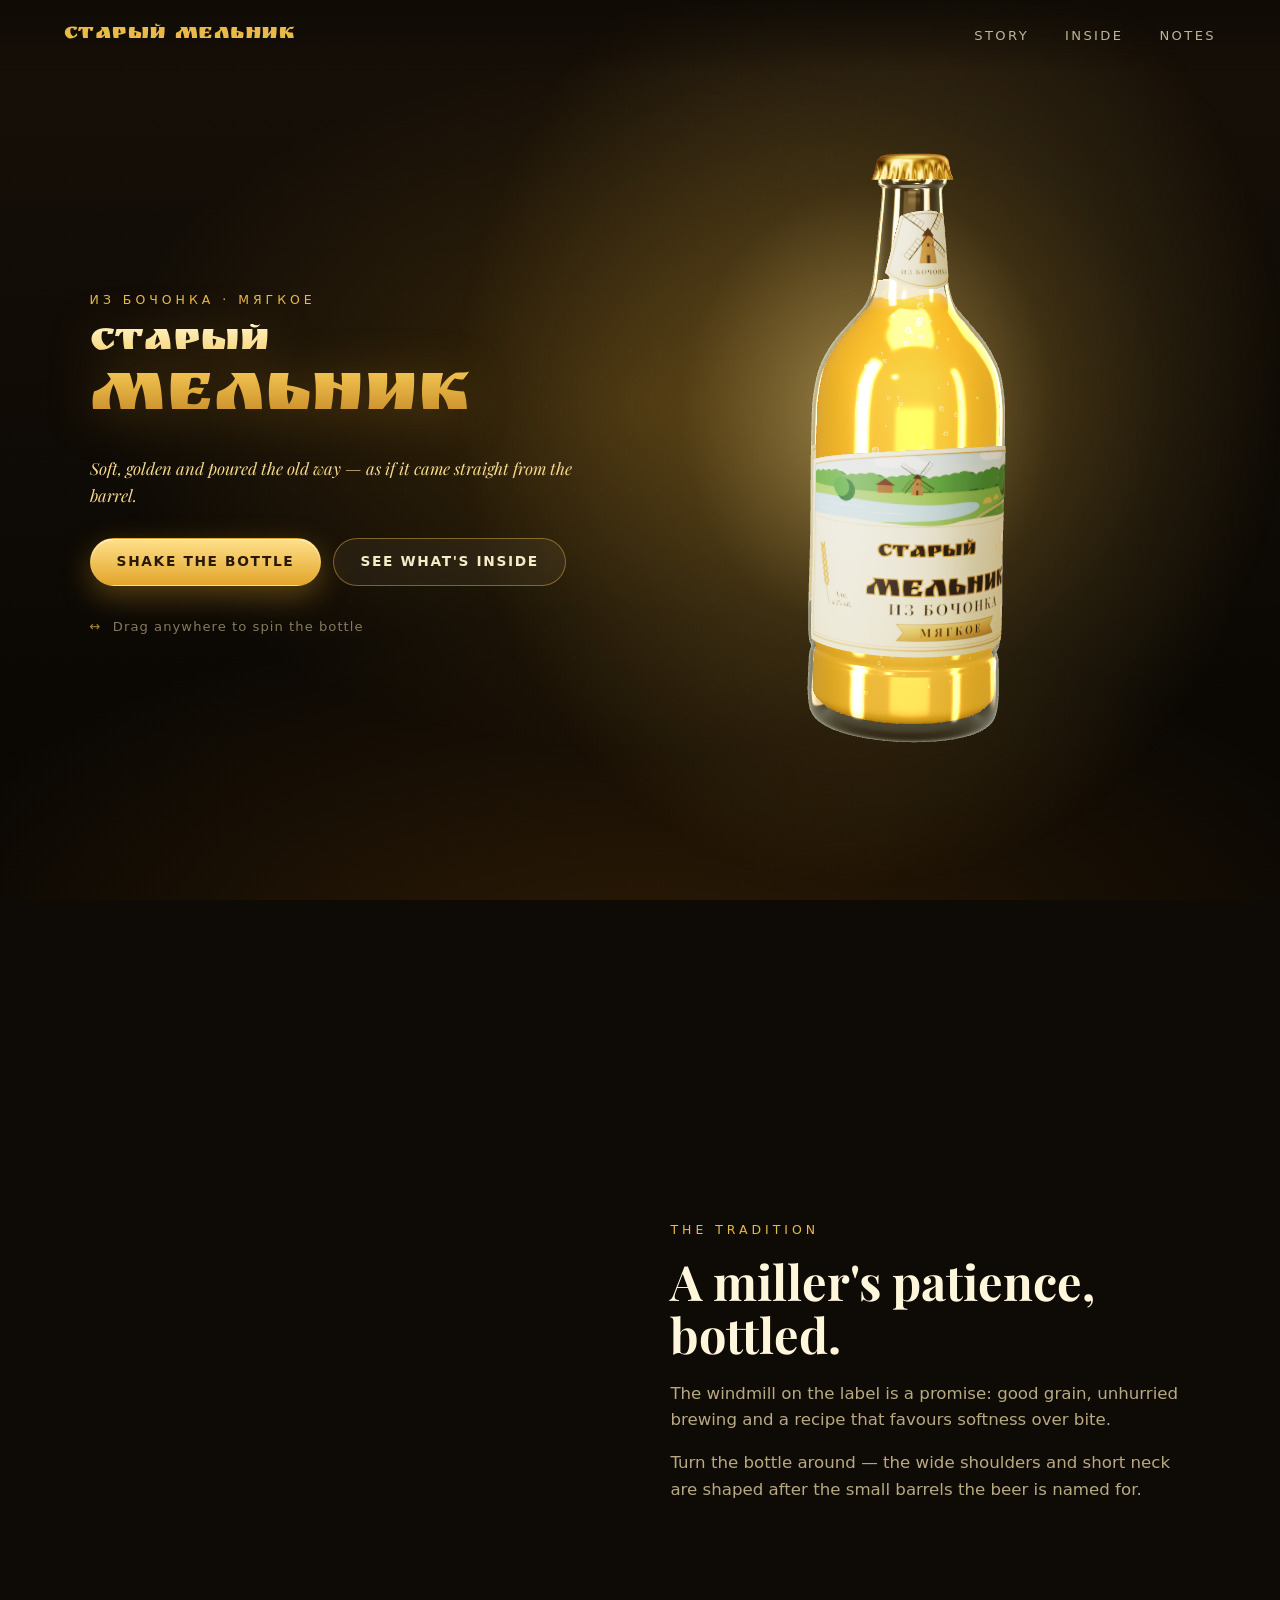
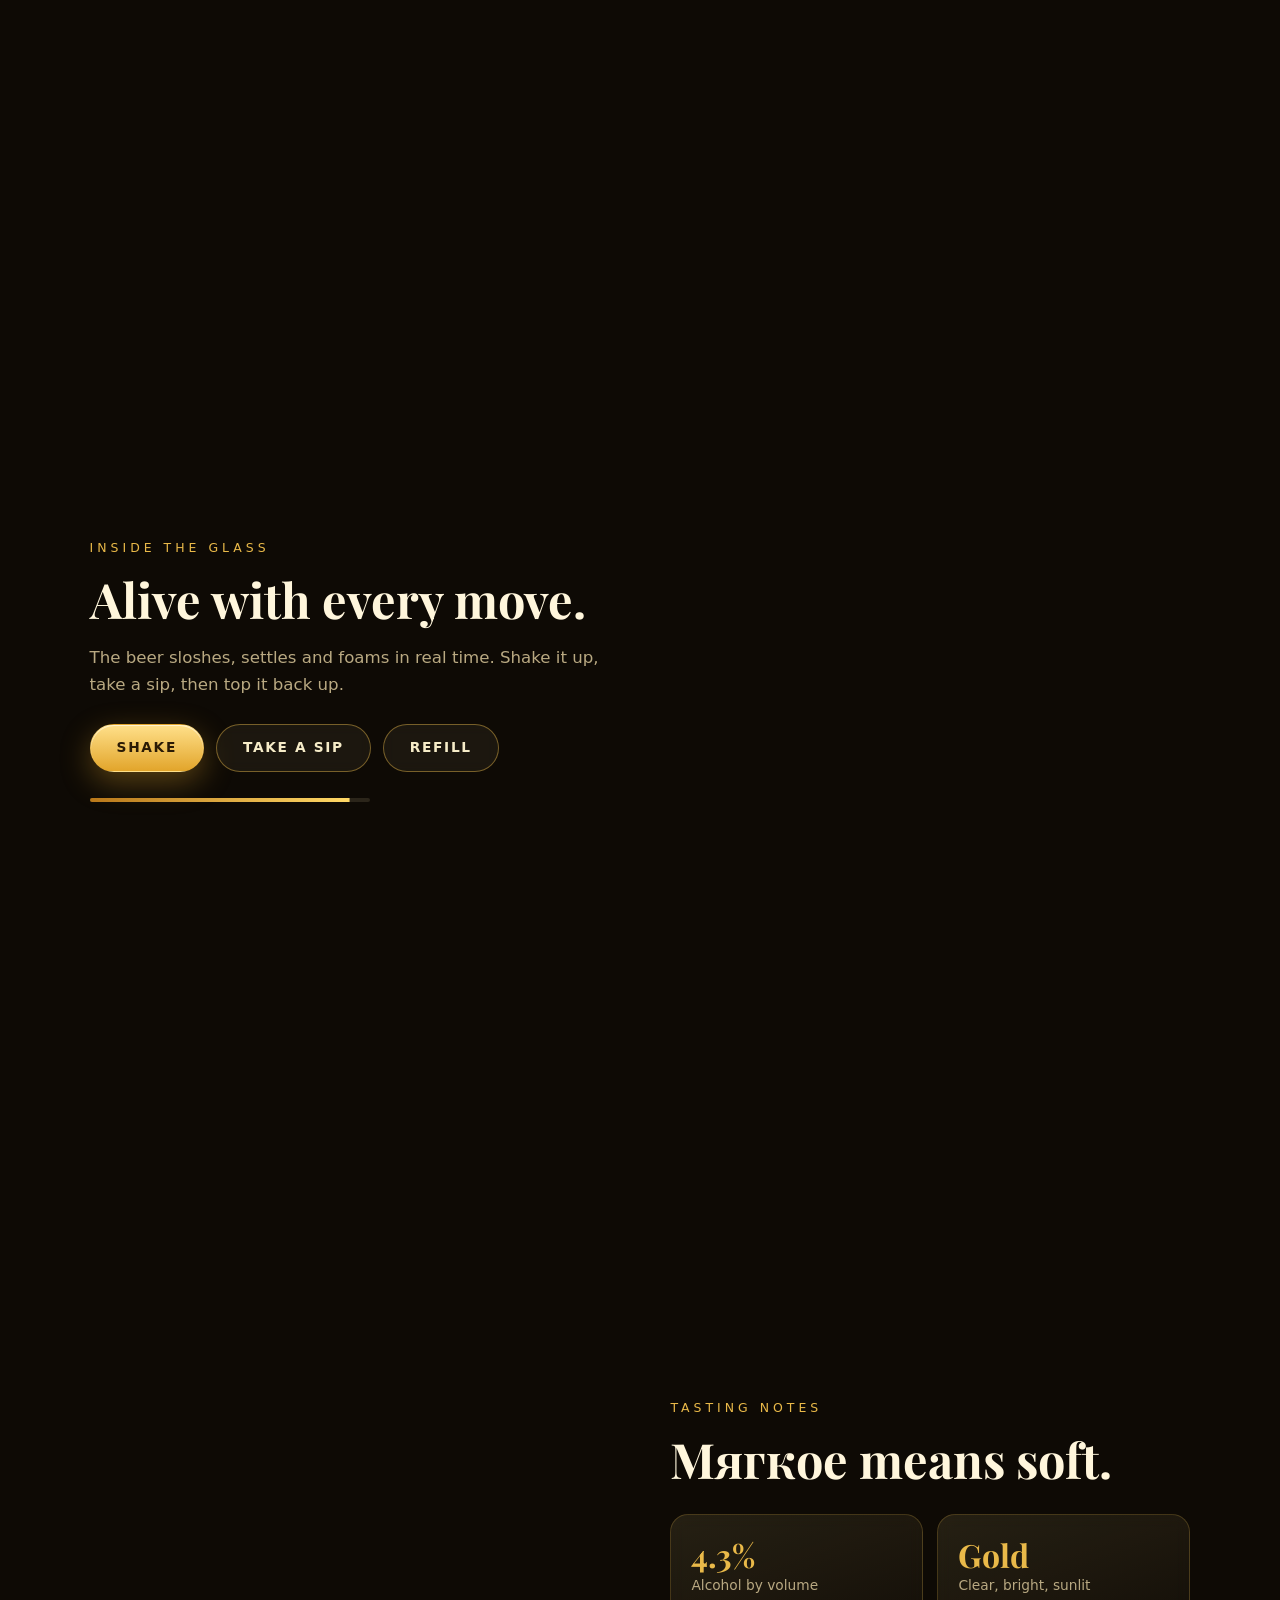
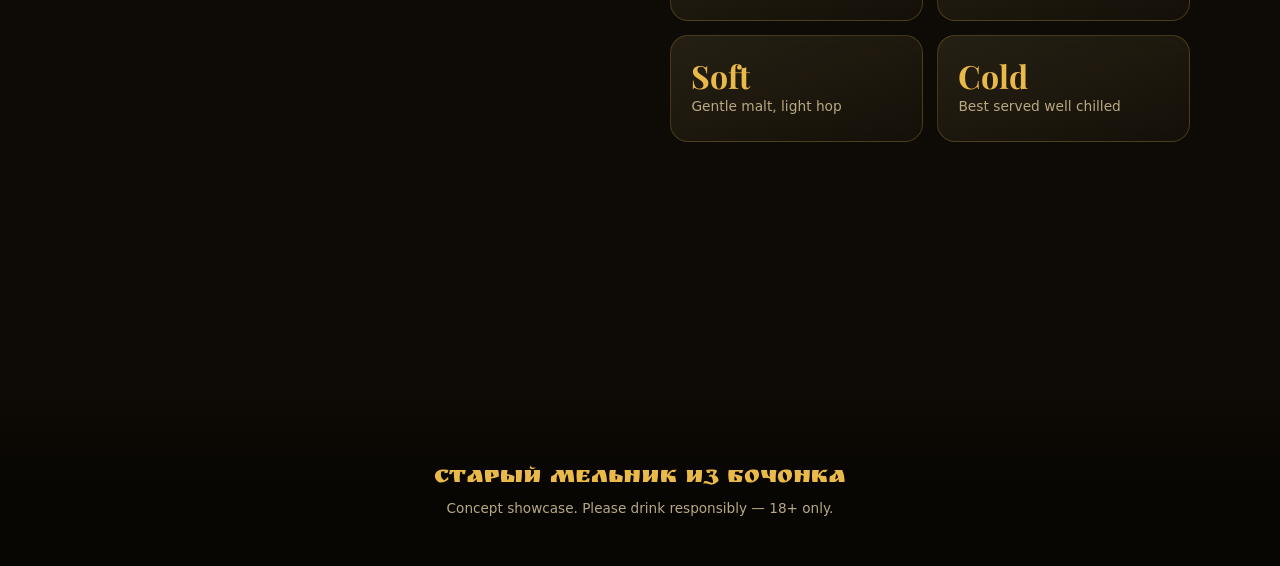
<file: index.src.html>
<!doctype html>
<html lang="en">
<head>
  <meta charset="utf-8">
  <meta name="viewport" content="width=device-width, initial-scale=1">
  <title>Старый Мельник из бочонка — Мягкое</title>
  <meta name="description" content="An interactive 3D bottle of Старый Мельник из бочонка Мягкое with live liquid, foam and bubbles.">
  <meta name="theme-color" content="#0e0a05">
  <link rel="icon" href="data:image/svg+xml,%3Csvg xmlns='http://www.w3.org/2000/svg' viewBox='0 0 32 32'%3E%3Ccircle cx='16' cy='16' r='15' fill='%23e9b949'/%3E%3Cpath d='M16 5v22M5 16h22' stroke='%232a190b' stroke-width='3' transform='rotate(35 16 16)'/%3E%3C/svg%3E">
  <link rel="preload" href="fonts/ruslan-display-cyrillic-400-normal.woff2" as="font" type="font/woff2" crossorigin>
  <link rel="stylesheet" href="css/style.css">
</head>
<body>
  <div class="backdrop" aria-hidden="true"></div>
  <canvas id="stage" aria-label="Interactive 3D beer bottle"></canvas>

  <header class="nav">
    <a class="nav__brand" href="#top" lang="ru">Старый Мельник</a>
    <nav class="nav__links">
      <a href="#story">Story</a>
      <a href="#inside">Inside</a>
      <a href="#notes">Notes</a>
    </nav>
  </header>

  <main>
    <section class="scene scene--left" id="top" data-scene="0">
      <div class="copy">
        <p class="eyebrow" lang="ru">Из бочонка · Мягкое</p>
        <h1 class="brand" lang="ru"><span>Старый</span> Мельник</h1>
        <p class="lede">Soft, golden and poured the old way — as if it came straight from the barrel.</p>
        <div class="actions">
          <button class="btn btn--gold" data-action="shake">Shake the bottle</button>
          <a class="btn btn--ghost" href="#inside">See what's inside</a>
        </div>
        <p class="hint"><span class="hint__icon" aria-hidden="true">↔</span> Drag anywhere to spin the bottle</p>
      </div>
    </section>

    <section class="scene scene--right" id="story" data-scene="1">
      <div class="copy">
        <p class="eyebrow">The tradition</p>
        <h2>A miller's patience, bottled.</h2>
        <p>The windmill on the label is a promise: good grain, unhurried brewing and a recipe that favours softness over bite.</p>
        <p>Turn the bottle around — the wide shoulders and short neck are shaped after the small barrels the beer is named for.</p>
      </div>
    </section>

    <section class="scene scene--left" id="inside" data-scene="2">
      <div class="copy">
        <p class="eyebrow">Inside the glass</p>
        <h2>Alive with every move.</h2>
        <p>The beer sloshes, settles and foams in real time. Shake it up, take a sip, then top it back up.</p>
        <div class="actions">
          <button class="btn btn--gold" data-action="shake">Shake</button>
          <button class="btn btn--ghost" data-action="sip">Take a sip</button>
          <button class="btn btn--ghost" data-action="refill">Refill</button>
        </div>
        <div class="meter" aria-hidden="true"><div class="meter__bar" id="meter"></div></div>
      </div>
    </section>

    <section class="scene scene--right" id="notes" data-scene="3">
      <div class="copy">
        <p class="eyebrow">Tasting notes</p>
        <h2>Мягкое means soft.</h2>
        <ul class="cards">
          <li><strong>4.3%</strong><span>Alcohol by volume</span></li>
          <li><strong>Gold</strong><span>Clear, bright, sunlit</span></li>
          <li><strong>Soft</strong><span>Gentle malt, light hop</span></li>
          <li><strong>Cold</strong><span>Best served well chilled</span></li>
        </ul>
      </div>
    </section>
  </main>

  <footer class="footer">
    <p class="footer__brand" lang="ru">Старый Мельник из бочонка</p>
    <p>Concept showcase. Please drink responsibly — 18+ only.</p>
  </footer>

  <script src="vendor/three.min.js"></script>
  <script src="js/labels.js"></script>
  <script src="js/main.js"></script>
</body>
</html>
</file>
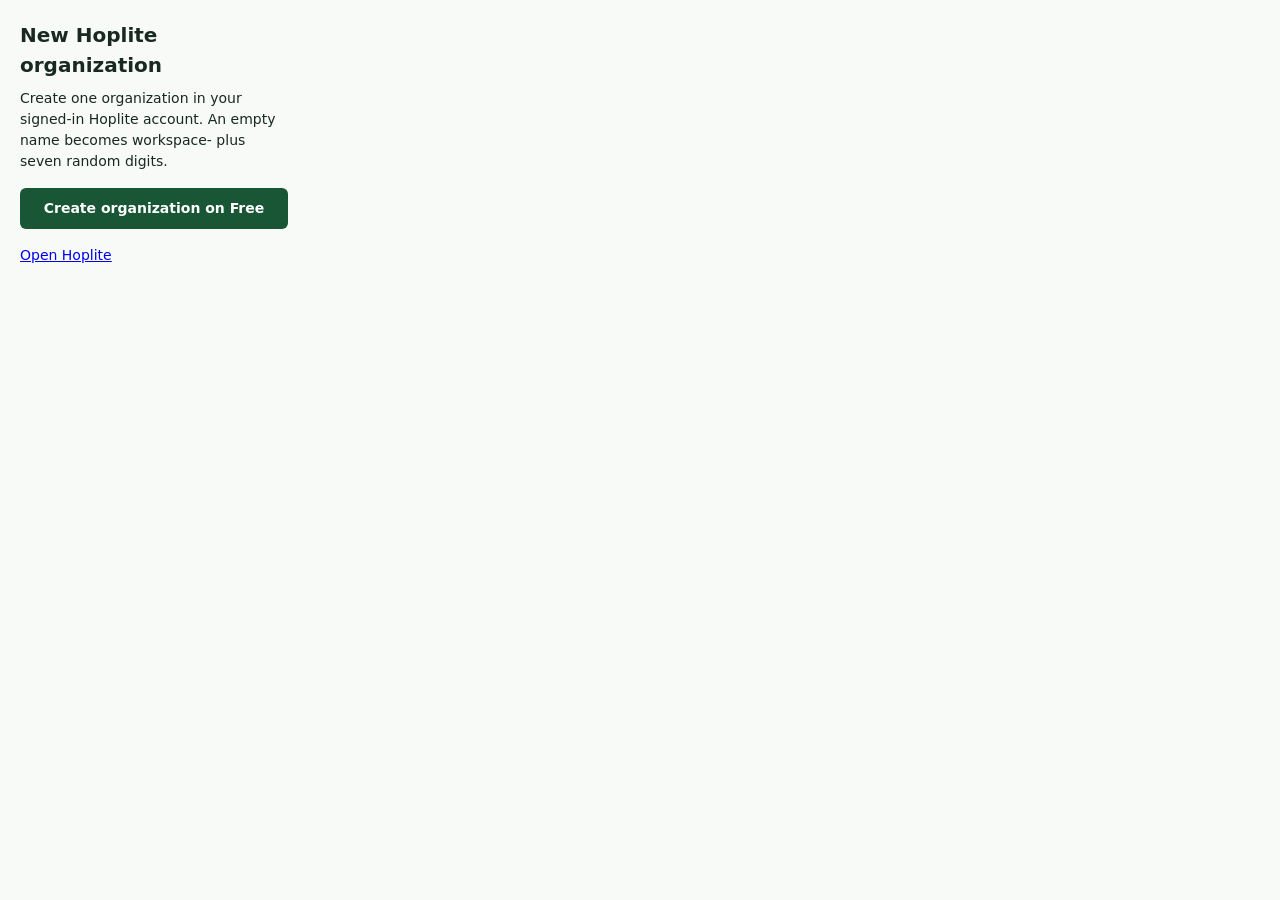
<file: extension/popup.html>
<!doctype html>
<html lang="en">
<head>
  <meta charset="utf-8">
  <title>New Hoplite organization</title>
  <style>
    :root { font: 14px/1.5 system-ui, sans-serif; color: #192820; background: #f7faf7; }
    body { width: 268px; margin: 0; padding: 20px; }
    h1 { margin: 0; font-size: 20px; }
    p { margin: 8px 0 16px; }
    button { font: inherit; cursor: pointer; width: 100%; border: none; margin-bottom: 6px; display: block; padding: 10px; border-radius: 6px; background: #185636;
        color: white; text-align: center; text-decoration: none; font-weight: 600; }
    button:focus-visible { outline: 3px solid #186aab; outline-offset: 2px; }
  </style>
</head>
<body>
  <h1>New Hoplite organization</h1>
  <p>Create one organization in your signed-in Hoplite account. An empty name becomes workspace- plus seven random digits.</p>
  <button id="create">Create organization on Free</button>
  <p role="status" id="status"></p>
  <a href="https://app.hoplite.sh/" target="_blank" rel="noopener noreferrer">Open Hoplite</a>
  <script src="popup.js"></script>
</body>
</html>
</file>
<file: css/style.css>
@font-face { font-family: "Ruslan Display"; src: url("../fonts/ruslan-display-cyrillic-400-normal.woff2") format("woff2"); font-display: swap; unicode-range: U+0301, U+0400-045F, U+0490-0491, U+04B0-04B1, U+2116; }
@font-face { font-family: "Ruslan Display"; src: url("../fonts/ruslan-display-latin-400-normal.woff2") format("woff2"); font-display: swap; unicode-range: U+0000-00FF, U+2000-206F; }
@font-face { font-family: "Playfair Display"; font-weight: 400; src: url("../fonts/playfair-display-cyrillic-400-normal.woff2") format("woff2"); font-display: swap; unicode-range: U+0301, U+0400-045F, U+0490-0491, U+04B0-04B1, U+2116; }
@font-face { font-family: "Playfair Display"; font-weight: 400; src: url("../fonts/playfair-display-latin-400-normal.woff2") format("woff2"); font-display: swap; unicode-range: U+0000-00FF, U+2000-206F; }
@font-face { font-family: "Playfair Display"; font-weight: 700; src: url("../fonts/playfair-display-cyrillic-700-normal.woff2") format("woff2"); font-display: swap; unicode-range: U+0301, U+0400-045F, U+0490-0491, U+04B0-04B1, U+2116; }
@font-face { font-family: "Playfair Display"; font-weight: 700; src: url("../fonts/playfair-display-latin-700-normal.woff2") format("woff2"); font-display: swap; unicode-range: U+0000-00FF, U+2000-206F; }
@font-face { font-family: "Playfair Display"; font-style: italic; font-weight: 400; src: url("../fonts/playfair-display-cyrillic-400-italic.woff2") format("woff2"); font-display: swap; unicode-range: U+0301, U+0400-045F, U+0490-0491, U+04B0-04B1, U+2116; }
@font-face { font-family: "Playfair Display"; font-style: italic; font-weight: 400; src: url("../fonts/playfair-display-latin-400-italic.woff2") format("woff2"); font-display: swap; unicode-range: U+0000-00FF, U+2000-206F; }

:root {
  --bg: #0e0a05;
  --gold: #e9b949;
  --gold-soft: #f6d98a;
  --cream: #f6ecc8;
  --muted: #b9a982;
  --serif: "Playfair Display", Georgia, "Times New Roman", serif;
  --sans: system-ui, -apple-system, "Segoe UI", Roboto, sans-serif;
}

* { box-sizing: border-box; }
html { scroll-behavior: smooth; }
body {
  margin: 0;
  background: var(--bg);
  color: var(--cream);
  font-family: var(--sans);
  line-height: 1.6;
  overflow-x: hidden;
  -webkit-font-smoothing: antialiased;
}

.backdrop {
  position: fixed; inset: 0; z-index: 0;
  background:
    radial-gradient(60% 55% at 50% 45%, rgba(214, 150, 30, .20), transparent 70%),
    radial-gradient(90% 60% at 50% 110%, rgba(120, 70, 10, .35), transparent 70%),
    linear-gradient(180deg, #171008 0%, #0e0a05 55%, #080603 100%);
}
.backdrop::after {
  content: ""; position: absolute; inset: 0; opacity: .5;
  background-image: radial-gradient(rgba(255, 220, 140, .07) 1px, transparent 1px);
  background-size: 28px 28px;
  mask-image: radial-gradient(70% 70% at 50% 50%, #000, transparent);
  -webkit-mask-image: radial-gradient(70% 70% at 50% 50%, #000, transparent);
}

#stage {
  position: fixed; inset: 0; z-index: 1;
  width: 100%; height: 100%;
  display: block;
  opacity: 0; transition: opacity 1.2s ease;
}
#stage.ready { opacity: 1; }

.nav {
  position: fixed; top: 0; left: 0; right: 0; z-index: 10;
  display: flex; align-items: center; justify-content: space-between;
  padding: 18px clamp(20px, 5vw, 64px);
  background: linear-gradient(180deg, rgba(14, 10, 5, .85), transparent);
}
.nav__brand {
  font-family: "Ruslan Display", var(--serif);
  font-size: 1.35rem; color: var(--gold); text-decoration: none; letter-spacing: .02em;
}
.nav__links { display: flex; gap: clamp(16px, 3vw, 36px); }
.nav__links a {
  color: var(--cream); text-decoration: none; font-size: .82rem;
  letter-spacing: .18em; text-transform: uppercase; opacity: .75; transition: opacity .2s, color .2s;
}
.nav__links a:hover { opacity: 1; color: var(--gold); }

main { position: relative; z-index: 2; touch-action: pan-y; }
.scene {
  min-height: 100vh; min-height: 100svh;
  display: flex; align-items: center;
  padding: 110px clamp(20px, 7vw, 110px) 70px;
}
.scene--right { justify-content: flex-end; }
.copy {
  width: min(520px, 46vw);
  opacity: 0; transform: translateY(28px);
  transition: opacity .9s ease, transform .9s cubic-bezier(.2, .7, .2, 1);
}
.scene.in .copy { opacity: 1; transform: none; }

.eyebrow {
  margin: 0 0 14px; font-size: .78rem; letter-spacing: .32em; text-transform: uppercase; color: var(--gold);
}
.brand {
  margin: 0 0 22px;
  font-family: "Ruslan Display", var(--serif); font-weight: 400;
  font-size: clamp(3rem, 5.6vw, 5.4rem); line-height: .95;
  background: linear-gradient(180deg, #fff3c4 0%, #f0c14f 45%, #b9781a 100%);
  -webkit-background-clip: text; background-clip: text; color: transparent;
  filter: drop-shadow(0 6px 24px rgba(233, 160, 30, .25));
}
.brand span { display: block; font-size: .56em; margin-bottom: .08em; }
h2 {
  margin: 0 0 20px; font-family: var(--serif); font-weight: 700;
  font-size: clamp(2rem, 3.8vw, 3.3rem); line-height: 1.1; color: #fff6dc;
}
.lede { font-family: var(--serif); font-style: italic; font-size: clamp(1.1rem, 1.6vw, 1.4rem); color: var(--gold-soft); margin: 0 0 30px; }
.copy p { color: var(--muted); font-size: 1.04rem; }
.copy p.lede { color: var(--gold-soft); }
.copy p.eyebrow { color: var(--gold); font-size: .78rem; }

.actions { display: flex; flex-wrap: wrap; gap: 12px; margin-top: 26px; }
.btn {
  appearance: none; cursor: pointer; text-decoration: none;
  font: 600 .86rem/1 var(--sans); letter-spacing: .12em; text-transform: uppercase;
  padding: 16px 26px; border-radius: 999px; border: 1px solid transparent;
  transition: transform .2s, box-shadow .2s, background .2s, border-color .2s;
}
.btn:hover { transform: translateY(-2px); }
.btn:active { transform: translateY(0) scale(.98); }
.btn:focus-visible { outline: 2px solid var(--cream); outline-offset: 3px; }
.btn--gold {
  color: #2a1a05; background: linear-gradient(180deg, #ffe08a, #e2a52b);
  box-shadow: 0 10px 30px rgba(226, 165, 43, .35), inset 0 1px 0 rgba(255, 255, 255, .6);
}
.btn--ghost { color: var(--cream); background: rgba(255, 236, 180, .06); border-color: rgba(233, 185, 73, .45); backdrop-filter: blur(6px); }
.btn--ghost:hover { border-color: var(--gold); background: rgba(255, 236, 180, .12); }

.hint { margin-top: 30px; font-size: .82rem !important; letter-spacing: .08em; opacity: .7; }
.hint__icon { display: inline-block; margin-right: 6px; color: var(--gold); animation: nudge 2.4s ease-in-out infinite; }
@keyframes nudge { 0%, 100% { transform: translateX(-3px); } 50% { transform: translateX(3px); } }

.meter { margin-top: 26px; height: 4px; width: min(280px, 100%); border-radius: 4px; background: rgba(255, 236, 180, .12); overflow: hidden; }
.meter__bar { height: 100%; width: 100%; transform-origin: left; background: linear-gradient(90deg, #b9781a, #ffd866); transition: transform .3s linear; }

.cards { list-style: none; margin: 28px 0 0; padding: 0; display: grid; grid-template-columns: 1fr 1fr; gap: 14px; }
.cards li {
  padding: 22px 20px; border-radius: 18px;
  background: linear-gradient(160deg, rgba(255, 226, 150, .10), rgba(255, 226, 150, .03));
  border: 1px solid rgba(233, 185, 73, .22); backdrop-filter: blur(8px);
}
.cards strong { display: block; font-family: var(--serif); font-size: 2rem; line-height: 1.1; color: var(--gold); }
.cards span { font-size: .86rem; color: var(--muted); }

.footer {
  position: relative; z-index: 2; text-align: center;
  padding: 60px 20px 46px; color: var(--muted); font-size: .85rem;
  background: linear-gradient(180deg, transparent, rgba(8, 6, 3, .95) 55%);
}
.footer__brand { font-family: "Ruslan Display", var(--serif); font-size: 1.5rem; color: var(--gold); margin: 0 0 6px; }
.footer p { margin: 0; }

@media (max-width: 760px) {
  .nav__links { display: none; }
  .scene, .scene--right { align-items: flex-end; justify-content: center; padding: 90px 16px 28px; }
  .copy {
    width: 100%; padding: 22px 20px; border-radius: 22px; text-align: center;
    background: linear-gradient(180deg, rgba(14, 10, 5, .55), rgba(14, 10, 5, .88));
    border: 1px solid rgba(233, 185, 73, .16); backdrop-filter: blur(8px);
  }
  .brand { font-size: clamp(2.6rem, 13vw, 4rem); margin-bottom: 12px; }
  .lede { margin-bottom: 8px; }
  .actions { justify-content: center; margin-top: 16px; }
  .btn { padding: 14px 20px; }
  .hint { margin-top: 16px; margin-bottom: 0; }
  .meter { margin-left: auto; margin-right: auto; }
  .cards { margin-top: 16px; }
  .cards li { padding: 14px 12px; }
  .cards strong { font-size: 1.5rem; }
}

@media (prefers-reduced-motion: reduce) {
  html { scroll-behavior: auto; }
  .copy { transition: none; }
  .hint__icon { animation: none; }
}
</file>
